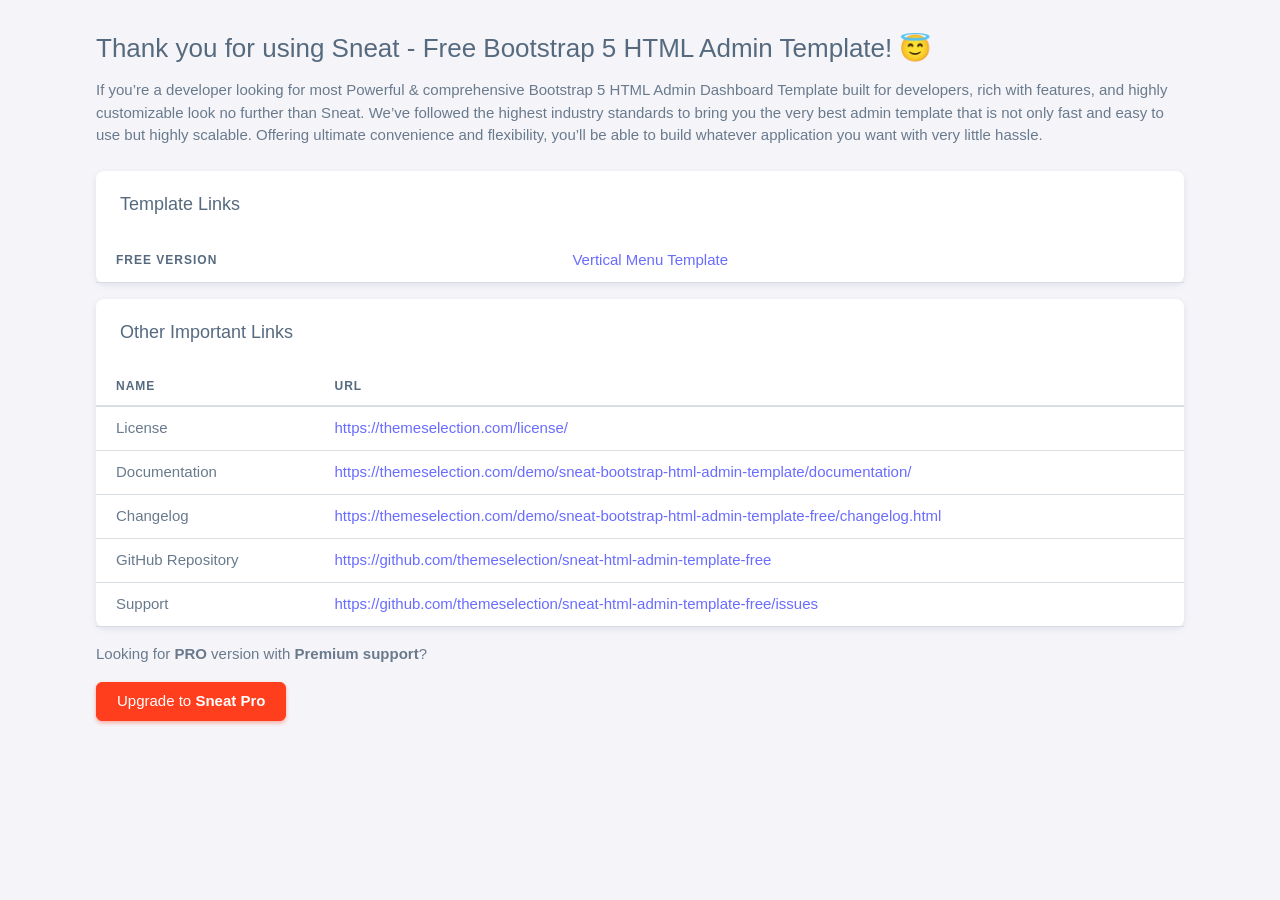
<file: public/assets/index.html>
<!DOCTYPE html>


<html lang="en" class="light-style  customizer-hide" dir="ltr" data-theme="theme-default" data-assets-path="assets/"
  data-template="vertical-menu-template-no-customizer">

<head>
  <meta charset="utf-8" />
  <meta name="viewport"
    content="width=device-width, initial-scale=1.0, user-scalable=no, minimum-scale=1.0, maximum-scale=1.0" />

  <title>Sneat - Free Bootstrap 5 HTML Admin Template</title>

  <meta name="description" content="" />

  <!-- Favicon -->
  <link rel="icon" type="image/x-icon" href="assets/img/favicon/favicon.ico" />

  <!-- Fonts -->
  <link rel="preconnect" href="https://fonts.googleapis.com">
  <link rel="preconnect" href="https://fonts.gstatic.com" crossorigin>
  <link
    href="https://fonts.googleapis.com/css2?family=Open+Sans:ital,wght@0,300;0,400;0,500;0,600;0,700;1,300;1,400;1,500;1,600;1,700&display=swap"
    rel="stylesheet">

  <!-- Core CSS -->
  <link rel="stylesheet" href="assets/vendor/css/core.css" />
  <link rel="stylesheet" href="assets/vendor/css/theme-default.css" />
  <link rel="stylesheet" href="assets/css/demo.css" />
</head>

<body>

  <!-- Content -->
  <div class="container flex-grow-1 container-p-y my-2">
    <h3>Thank you for using Sneat - Free Bootstrap 5 HTML Admin Template! 😇</h3>
    <p>If you’re a developer looking for most Powerful & comprehensive Bootstrap 5 HTML Admin Dashboard Template built
      for developers, rich with features, and highly customizable look no further than Sneat. We’ve followed the highest
      industry standards to bring you the very best admin template that is not only fast and easy to use but highly
      scalable. Offering ultimate convenience and flexibility, you’ll be able to build whatever application you want
      with very little hassle.</p>

    <!-- Examples -->
    <div class="row mt-sm-4 mt-3">
      <div class="col-12 mb-3">
        <div class="card">
          <h5 class="card-header">Template Links</h5>
          <!-- Template Demo Links -->
          <table class="table">
            <tbody>
              <tr>
                <th>Free Version</th>
                <td><a href="html/index.html" target="_blank">Vertical Menu Template</a></td>
              </tr>
            </tbody>
          </table>
          <!--/ Template Demo Links -->
        </div>
      </div>

      <div class="col-12 mb-3">
        <div class="card">

          <h5 class="card-header">Other Important Links</h5>
          <!-- Other Links -->
          <table class="table">
            <thead>
              <tr>
                <th scope="col">Name</th>
                <th scope="col">URL</th>
              </tr>
            </thead>
            <tbody>

              <tr>
                <td>License </td>
                <td>
                  <a href="https://themeselection.com/license/" target="_blank">https://themeselection.com/license/</a>
                </td>
              </tr>

              <tr>
                <td>Documentation</td>
                <td>
                  <a href="https://themeselection.com/demo/sneat-bootstrap-html-admin-template/documentation/"
                    target="_blank">https://themeselection.com/demo/sneat-bootstrap-html-admin-template/documentation/</a>
                </td>
              </tr>

              <tr>
                <td>Changelog</td>
                <td>
                  <a href="https://themeselection.com/demo/sneat-bootstrap-html-admin-template-free/changelog.html"
                    target="_blank">https://themeselection.com/demo/sneat-bootstrap-html-admin-template-free/changelog.html</a>
                </td>
              </tr>


              <tr>
                <td>GitHub Repository</td>
                <td>
                  <a href="https://github.com/themeselection/sneat-html-admin-template-free"
                    target="_blank">https://github.com/themeselection/sneat-html-admin-template-free</a>
                </td>
              </tr>


              <tr>
                <td>Support</td>
                <td>
                  <a href="https://github.com/themeselection/sneat-html-admin-template-free/issues"
                    target="_blank">https://github.com/themeselection/sneat-html-admin-template-free/issues</a>
                </td>
              </tr>

            </tbody>
          </table>
          <!--/ Other Links -->
        </div>
      </div>

      <div class="col-12 mb-3">
        <p>Looking for <strong>PRO</strong> version with <strong>Premium support</strong>?</p>
        <div class="upgrade-to-pro">
          <a href="https://themeselection.com/products/sneat-bootstrap-html-admin-template/" target="_blank"
            class="btn btn-danger">Upgrade to <strong>Sneat Pro</strong></a>
        </div>
      </div>
    </div>
  </div>
  <!-- / Content -->

</body>

</html>
</file>
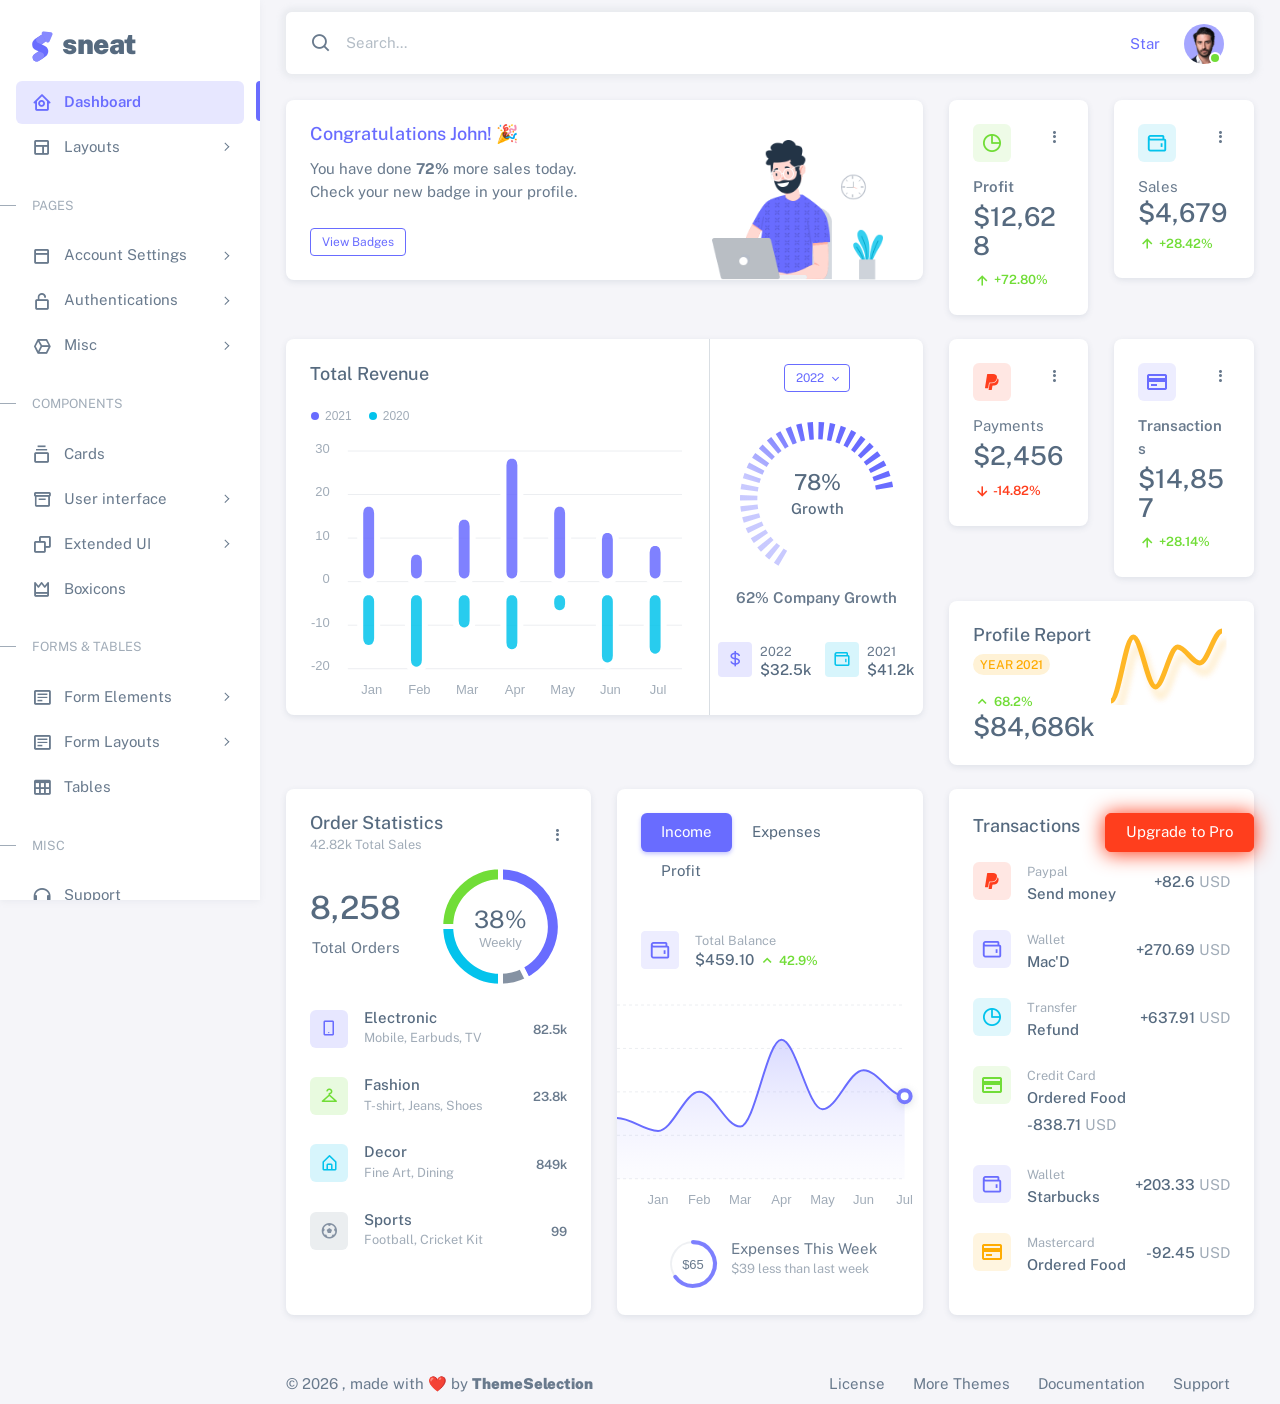
<file: public/assets/html/index.html>
<!DOCTYPE html>

<!-- =========================================================
* Sneat - Bootstrap 5 HTML Admin Template - Pro | v1.0.0
==============================================================

* Product Page: https://themeselection.com/products/sneat-bootstrap-html-admin-template/
* Created by: ThemeSelection
* License: You must have a valid license purchased in order to legally use the theme for your project.
* Copyright ThemeSelection (https://themeselection.com)

=========================================================
 -->
<!-- beautify ignore:start -->
<html
  lang="en"
  class="light-style layout-menu-fixed"
  dir="ltr"
  data-theme="theme-default"
  data-assets-path="../assets/"
  data-template="vertical-menu-template-free"
>
  <head>
    <meta charset="utf-8" />
    <meta
      name="viewport"
      content="width=device-width, initial-scale=1.0, user-scalable=no, minimum-scale=1.0, maximum-scale=1.0"
    />

    <title>Dashboard - Analytics | Sneat - Bootstrap 5 HTML Admin Template - Pro</title>

    <meta name="description" content="" />

    <!-- Favicon -->
    <link rel="icon" type="image/x-icon" href="../assets/img/favicon/favicon.ico" />

    <!-- Fonts -->
    <link rel="preconnect" href="https://fonts.googleapis.com" />
    <link rel="preconnect" href="https://fonts.gstatic.com" crossorigin />
    <link
      href="https://fonts.googleapis.com/css2?family=Public+Sans:ital,wght@0,300;0,400;0,500;0,600;0,700;1,300;1,400;1,500;1,600;1,700&display=swap"
      rel="stylesheet"
    />

    <!-- Icons. Uncomment required icon fonts -->
    <link rel="stylesheet" href="../assets/vendor/fonts/boxicons.css" />

    <!-- Core CSS -->
    <link rel="stylesheet" href="../assets/vendor/css/core.css" class="template-customizer-core-css" />
    <link rel="stylesheet" href="../assets/vendor/css/theme-default.css" class="template-customizer-theme-css" />
    <link rel="stylesheet" href="../assets/css/demo.css" />

    <!-- Vendors CSS -->
    <link rel="stylesheet" href="../assets/vendor/libs/perfect-scrollbar/perfect-scrollbar.css" />

    <link rel="stylesheet" href="../assets/vendor/libs/apex-charts/apex-charts.css" />

    <!-- Page CSS -->

    <!-- Helpers -->
    <script src="../assets/vendor/js/helpers.js"></script>

    <!--! Template customizer & Theme config files MUST be included after core stylesheets and helpers.js in the <head> section -->
    <!--? Config:  Mandatory theme config file contain global vars & default theme options, Set your preferred theme option in this file.  -->
    <script src="../assets/js/config.js"></script>
  </head>

  <body>
    <!-- Layout wrapper -->
    <div class="layout-wrapper layout-content-navbar">
      <div class="layout-container">
        <!-- Menu -->

        <aside id="layout-menu" class="layout-menu menu-vertical menu bg-menu-theme">
          <div class="app-brand demo">
            <a href="index.html" class="app-brand-link">
              <span class="app-brand-logo demo">
                <svg
                  width="25"
                  viewBox="0 0 25 42"
                  version="1.1"
                  xmlns="http://www.w3.org/2000/svg"
                  xmlns:xlink="http://www.w3.org/1999/xlink"
                >
                  <defs>
                    <path
                      d="M13.7918663,0.358365126 L3.39788168,7.44174259 C0.566865006,9.69408886 -0.379795268,12.4788597 0.557900856,15.7960551 C0.68998853,16.2305145 1.09562888,17.7872135 3.12357076,19.2293357 C3.8146334,19.7207684 5.32369333,20.3834223 7.65075054,21.2172976 L7.59773219,21.2525164 L2.63468769,24.5493413 C0.445452254,26.3002124 0.0884951797,28.5083815 1.56381646,31.1738486 C2.83770406,32.8170431 5.20850219,33.2640127 7.09180128,32.5391577 C8.347334,32.0559211 11.4559176,30.0011079 16.4175519,26.3747182 C18.0338572,24.4997857 18.6973423,22.4544883 18.4080071,20.2388261 C17.963753,17.5346866 16.1776345,15.5799961 13.0496516,14.3747546 L10.9194936,13.4715819 L18.6192054,7.984237 L13.7918663,0.358365126 Z"
                      id="path-1"
                    ></path>
                    <path
                      d="M5.47320593,6.00457225 C4.05321814,8.216144 4.36334763,10.0722806 6.40359441,11.5729822 C8.61520715,12.571656 10.0999176,13.2171421 10.8577257,13.5094407 L15.5088241,14.433041 L18.6192054,7.984237 C15.5364148,3.11535317 13.9273018,0.573395879 13.7918663,0.358365126 C13.5790555,0.511491653 10.8061687,2.3935607 5.47320593,6.00457225 Z"
                      id="path-3"
                    ></path>
                    <path
                      d="M7.50063644,21.2294429 L12.3234468,23.3159332 C14.1688022,24.7579751 14.397098,26.4880487 13.008334,28.506154 C11.6195701,30.5242593 10.3099883,31.790241 9.07958868,32.3040991 C5.78142938,33.4346997 4.13234973,34 4.13234973,34 C4.13234973,34 2.75489982,33.0538207 2.37032616e-14,31.1614621 C-0.55822714,27.8186216 -0.55822714,26.0572515 -4.05231404e-15,25.8773518 C0.83734071,25.6075023 2.77988457,22.8248993 3.3049379,22.52991 C3.65497346,22.3332504 5.05353963,21.8997614 7.50063644,21.2294429 Z"
                      id="path-4"
                    ></path>
                    <path
                      d="M20.6,7.13333333 L25.6,13.8 C26.2627417,14.6836556 26.0836556,15.9372583 25.2,16.6 C24.8538077,16.8596443 24.4327404,17 24,17 L14,17 C12.8954305,17 12,16.1045695 12,15 C12,14.5672596 12.1403557,14.1461923 12.4,13.8 L17.4,7.13333333 C18.0627417,6.24967773 19.3163444,6.07059163 20.2,6.73333333 C20.3516113,6.84704183 20.4862915,6.981722 20.6,7.13333333 Z"
                      id="path-5"
                    ></path>
                  </defs>
                  <g id="g-app-brand" stroke="none" stroke-width="1" fill="none" fill-rule="evenodd">
                    <g id="Brand-Logo" transform="translate(-27.000000, -15.000000)">
                      <g id="Icon" transform="translate(27.000000, 15.000000)">
                        <g id="Mask" transform="translate(0.000000, 8.000000)">
                          <mask id="mask-2" fill="white">
                            <use xlink:href="#path-1"></use>
                          </mask>
                          <use fill="#696cff" xlink:href="#path-1"></use>
                          <g id="Path-3" mask="url(#mask-2)">
                            <use fill="#696cff" xlink:href="#path-3"></use>
                            <use fill-opacity="0.2" fill="#FFFFFF" xlink:href="#path-3"></use>
                          </g>
                          <g id="Path-4" mask="url(#mask-2)">
                            <use fill="#696cff" xlink:href="#path-4"></use>
                            <use fill-opacity="0.2" fill="#FFFFFF" xlink:href="#path-4"></use>
                          </g>
                        </g>
                        <g
                          id="Triangle"
                          transform="translate(19.000000, 11.000000) rotate(-300.000000) translate(-19.000000, -11.000000) "
                        >
                          <use fill="#696cff" xlink:href="#path-5"></use>
                          <use fill-opacity="0.2" fill="#FFFFFF" xlink:href="#path-5"></use>
                        </g>
                      </g>
                    </g>
                  </g>
                </svg>
              </span>
              <span class="app-brand-text demo menu-text fw-bolder ms-2">Sneat</span>
            </a>

            <a href="javascript:void(0);" class="layout-menu-toggle menu-link text-large ms-auto d-block d-xl-none">
              <i class="bx bx-chevron-left bx-sm align-middle"></i>
            </a>
          </div>

          <div class="menu-inner-shadow"></div>

          <ul class="menu-inner py-1">
            <!-- Dashboard -->
            <li class="menu-item active">
              <a href="index.html" class="menu-link">
                <i class="menu-icon tf-icons bx bx-home-circle"></i>
                <div data-i18n="Analytics">Dashboard</div>
              </a>
            </li>

            <!-- Layouts -->
            <li class="menu-item">
              <a href="javascript:void(0);" class="menu-link menu-toggle">
                <i class="menu-icon tf-icons bx bx-layout"></i>
                <div data-i18n="Layouts">Layouts</div>
              </a>

              <ul class="menu-sub">
                <li class="menu-item">
                  <a href="layouts-without-menu.html" class="menu-link">
                    <div data-i18n="Without menu">Without menu</div>
                  </a>
                </li>
                <li class="menu-item">
                  <a href="layouts-without-navbar.html" class="menu-link">
                    <div data-i18n="Without navbar">Without navbar</div>
                  </a>
                </li>
                <li class="menu-item">
                  <a href="layouts-container.html" class="menu-link">
                    <div data-i18n="Container">Container</div>
                  </a>
                </li>
                <li class="menu-item">
                  <a href="layouts-fluid.html" class="menu-link">
                    <div data-i18n="Fluid">Fluid</div>
                  </a>
                </li>
                <li class="menu-item">
                  <a href="layouts-blank.html" class="menu-link">
                    <div data-i18n="Blank">Blank</div>
                  </a>
                </li>
              </ul>
            </li>

            <li class="menu-header small text-uppercase">
              <span class="menu-header-text">Pages</span>
            </li>
            <li class="menu-item">
              <a href="javascript:void(0);" class="menu-link menu-toggle">
                <i class="menu-icon tf-icons bx bx-dock-top"></i>
                <div data-i18n="Account Settings">Account Settings</div>
              </a>
              <ul class="menu-sub">
                <li class="menu-item">
                  <a href="pages-account-settings-account.html" class="menu-link">
                    <div data-i18n="Account">Account</div>
                  </a>
                </li>
                <li class="menu-item">
                  <a href="pages-account-settings-notifications.html" class="menu-link">
                    <div data-i18n="Notifications">Notifications</div>
                  </a>
                </li>
                <li class="menu-item">
                  <a href="pages-account-settings-connections.html" class="menu-link">
                    <div data-i18n="Connections">Connections</div>
                  </a>
                </li>
              </ul>
            </li>
            <li class="menu-item">
              <a href="javascript:void(0);" class="menu-link menu-toggle">
                <i class="menu-icon tf-icons bx bx-lock-open-alt"></i>
                <div data-i18n="Authentications">Authentications</div>
              </a>
              <ul class="menu-sub">
                <li class="menu-item">
                  <a href="auth-login-basic.html" class="menu-link" target="_blank">
                    <div data-i18n="Basic">Login</div>
                  </a>
                </li>
                <li class="menu-item">
                  <a href="auth-register-basic.html" class="menu-link" target="_blank">
                    <div data-i18n="Basic">Register</div>
                  </a>
                </li>
                <li class="menu-item">
                  <a href="auth-forgot-password-basic.html" class="menu-link" target="_blank">
                    <div data-i18n="Basic">Forgot Password</div>
                  </a>
                </li>
              </ul>
            </li>
            <li class="menu-item">
              <a href="javascript:void(0);" class="menu-link menu-toggle">
                <i class="menu-icon tf-icons bx bx-cube-alt"></i>
                <div data-i18n="Misc">Misc</div>
              </a>
              <ul class="menu-sub">
                <li class="menu-item">
                  <a href="pages-misc-error.html" class="menu-link">
                    <div data-i18n="Error">Error</div>
                  </a>
                </li>
                <li class="menu-item">
                  <a href="pages-misc-under-maintenance.html" class="menu-link">
                    <div data-i18n="Under Maintenance">Under Maintenance</div>
                  </a>
                </li>
              </ul>
            </li>
            <!-- Components -->
            <li class="menu-header small text-uppercase"><span class="menu-header-text">Components</span></li>
            <!-- Cards -->
            <li class="menu-item">
              <a href="cards-basic.html" class="menu-link">
                <i class="menu-icon tf-icons bx bx-collection"></i>
                <div data-i18n="Basic">Cards</div>
              </a>
            </li>
            <!-- User interface -->
            <li class="menu-item">
              <a href="javascript:void(0)" class="menu-link menu-toggle">
                <i class="menu-icon tf-icons bx bx-box"></i>
                <div data-i18n="User interface">User interface</div>
              </a>
              <ul class="menu-sub">
                <li class="menu-item">
                  <a href="ui-accordion.html" class="menu-link">
                    <div data-i18n="Accordion">Accordion</div>
                  </a>
                </li>
                <li class="menu-item">
                  <a href="ui-alerts.html" class="menu-link">
                    <div data-i18n="Alerts">Alerts</div>
                  </a>
                </li>
                <li class="menu-item">
                  <a href="ui-badges.html" class="menu-link">
                    <div data-i18n="Badges">Badges</div>
                  </a>
                </li>
                <li class="menu-item">
                  <a href="ui-buttons.html" class="menu-link">
                    <div data-i18n="Buttons">Buttons</div>
                  </a>
                </li>
                <li class="menu-item">
                  <a href="ui-carousel.html" class="menu-link">
                    <div data-i18n="Carousel">Carousel</div>
                  </a>
                </li>
                <li class="menu-item">
                  <a href="ui-collapse.html" class="menu-link">
                    <div data-i18n="Collapse">Collapse</div>
                  </a>
                </li>
                <li class="menu-item">
                  <a href="ui-dropdowns.html" class="menu-link">
                    <div data-i18n="Dropdowns">Dropdowns</div>
                  </a>
                </li>
                <li class="menu-item">
                  <a href="ui-footer.html" class="menu-link">
                    <div data-i18n="Footer">Footer</div>
                  </a>
                </li>
                <li class="menu-item">
                  <a href="ui-list-groups.html" class="menu-link">
                    <div data-i18n="List Groups">List groups</div>
                  </a>
                </li>
                <li class="menu-item">
                  <a href="ui-modals.html" class="menu-link">
                    <div data-i18n="Modals">Modals</div>
                  </a>
                </li>
                <li class="menu-item">
                  <a href="ui-navbar.html" class="menu-link">
                    <div data-i18n="Navbar">Navbar</div>
                  </a>
                </li>
                <li class="menu-item">
                  <a href="ui-offcanvas.html" class="menu-link">
                    <div data-i18n="Offcanvas">Offcanvas</div>
                  </a>
                </li>
                <li class="menu-item">
                  <a href="ui-pagination-breadcrumbs.html" class="menu-link">
                    <div data-i18n="Pagination &amp; Breadcrumbs">Pagination &amp; Breadcrumbs</div>
                  </a>
                </li>
                <li class="menu-item">
                  <a href="ui-progress.html" class="menu-link">
                    <div data-i18n="Progress">Progress</div>
                  </a>
                </li>
                <li class="menu-item">
                  <a href="ui-spinners.html" class="menu-link">
                    <div data-i18n="Spinners">Spinners</div>
                  </a>
                </li>
                <li class="menu-item">
                  <a href="ui-tabs-pills.html" class="menu-link">
                    <div data-i18n="Tabs &amp; Pills">Tabs &amp; Pills</div>
                  </a>
                </li>
                <li class="menu-item">
                  <a href="ui-toasts.html" class="menu-link">
                    <div data-i18n="Toasts">Toasts</div>
                  </a>
                </li>
                <li class="menu-item">
                  <a href="ui-tooltips-popovers.html" class="menu-link">
                    <div data-i18n="Tooltips & Popovers">Tooltips &amp; popovers</div>
                  </a>
                </li>
                <li class="menu-item">
                  <a href="ui-typography.html" class="menu-link">
                    <div data-i18n="Typography">Typography</div>
                  </a>
                </li>
              </ul>
            </li>

            <!-- Extended components -->
            <li class="menu-item">
              <a href="javascript:void(0)" class="menu-link menu-toggle">
                <i class="menu-icon tf-icons bx bx-copy"></i>
                <div data-i18n="Extended UI">Extended UI</div>
              </a>
              <ul class="menu-sub">
                <li class="menu-item">
                  <a href="extended-ui-perfect-scrollbar.html" class="menu-link">
                    <div data-i18n="Perfect Scrollbar">Perfect scrollbar</div>
                  </a>
                </li>
                <li class="menu-item">
                  <a href="extended-ui-text-divider.html" class="menu-link">
                    <div data-i18n="Text Divider">Text Divider</div>
                  </a>
                </li>
              </ul>
            </li>

            <li class="menu-item">
              <a href="icons-boxicons.html" class="menu-link">
                <i class="menu-icon tf-icons bx bx-crown"></i>
                <div data-i18n="Boxicons">Boxicons</div>
              </a>
            </li>

            <!-- Forms & Tables -->
            <li class="menu-header small text-uppercase"><span class="menu-header-text">Forms &amp; Tables</span></li>
            <!-- Forms -->
            <li class="menu-item">
              <a href="javascript:void(0);" class="menu-link menu-toggle">
                <i class="menu-icon tf-icons bx bx-detail"></i>
                <div data-i18n="Form Elements">Form Elements</div>
              </a>
              <ul class="menu-sub">
                <li class="menu-item">
                  <a href="forms-basic-inputs.html" class="menu-link">
                    <div data-i18n="Basic Inputs">Basic Inputs</div>
                  </a>
                </li>
                <li class="menu-item">
                  <a href="forms-input-groups.html" class="menu-link">
                    <div data-i18n="Input groups">Input groups</div>
                  </a>
                </li>
              </ul>
            </li>
            <li class="menu-item">
              <a href="javascript:void(0);" class="menu-link menu-toggle">
                <i class="menu-icon tf-icons bx bx-detail"></i>
                <div data-i18n="Form Layouts">Form Layouts</div>
              </a>
              <ul class="menu-sub">
                <li class="menu-item">
                  <a href="form-layouts-vertical.html" class="menu-link">
                    <div data-i18n="Vertical Form">Vertical Form</div>
                  </a>
                </li>
                <li class="menu-item">
                  <a href="form-layouts-horizontal.html" class="menu-link">
                    <div data-i18n="Horizontal Form">Horizontal Form</div>
                  </a>
                </li>
              </ul>
            </li>
            <!-- Tables -->
            <li class="menu-item">
              <a href="tables-basic.html" class="menu-link">
                <i class="menu-icon tf-icons bx bx-table"></i>
                <div data-i18n="Tables">Tables</div>
              </a>
            </li>
            <!-- Misc -->
            <li class="menu-header small text-uppercase"><span class="menu-header-text">Misc</span></li>
            <li class="menu-item">
              <a
                href="https://github.com/themeselection/sneat-html-admin-template-free/issues"
                target="_blank"
                class="menu-link"
              >
                <i class="menu-icon tf-icons bx bx-support"></i>
                <div data-i18n="Support">Support</div>
              </a>
            </li>
            <li class="menu-item">
              <a
                href="https://themeselection.com/demo/sneat-bootstrap-html-admin-template/documentation/"
                target="_blank"
                class="menu-link"
              >
                <i class="menu-icon tf-icons bx bx-file"></i>
                <div data-i18n="Documentation">Documentation</div>
              </a>
            </li>
          </ul>
        </aside>
        <!-- / Menu -->

        <!-- Layout container -->
        <div class="layout-page">
          <!-- Navbar -->

          <nav
            class="layout-navbar container-xxl navbar navbar-expand-xl navbar-detached align-items-center bg-navbar-theme"
            id="layout-navbar"
          >
            <div class="layout-menu-toggle navbar-nav align-items-xl-center me-3 me-xl-0 d-xl-none">
              <a class="nav-item nav-link px-0 me-xl-4" href="javascript:void(0)">
                <i class="bx bx-menu bx-sm"></i>
              </a>
            </div>

            <div class="navbar-nav-right d-flex align-items-center" id="navbar-collapse">
              <!-- Search -->
              <div class="navbar-nav align-items-center">
                <div class="nav-item d-flex align-items-center">
                  <i class="bx bx-search fs-4 lh-0"></i>
                  <input
                    type="text"
                    class="form-control border-0 shadow-none"
                    placeholder="Search..."
                    aria-label="Search..."
                  />
                </div>
              </div>
              <!-- /Search -->

              <ul class="navbar-nav flex-row align-items-center ms-auto">
                <!-- Place this tag where you want the button to render. -->
                <li class="nav-item lh-1 me-3">
                  <a
                    class="github-button"
                    href="https://github.com/themeselection/sneat-html-admin-template-free"
                    data-icon="octicon-star"
                    data-size="large"
                    data-show-count="true"
                    aria-label="Star themeselection/sneat-html-admin-template-free on GitHub"
                    >Star</a
                  >
                </li>

                <!-- User -->
                <li class="nav-item navbar-dropdown dropdown-user dropdown">
                  <a class="nav-link dropdown-toggle hide-arrow" href="javascript:void(0);" data-bs-toggle="dropdown">
                    <div class="avatar avatar-online">
                      <img src="../assets/img/avatars/1.png" alt class="w-px-40 h-auto rounded-circle" />
                    </div>
                  </a>
                  <ul class="dropdown-menu dropdown-menu-end">
                    <li>
                      <a class="dropdown-item" href="#">
                        <div class="d-flex">
                          <div class="flex-shrink-0 me-3">
                            <div class="avatar avatar-online">
                              <img src="../assets/img/avatars/1.png" alt class="w-px-40 h-auto rounded-circle" />
                            </div>
                          </div>
                          <div class="flex-grow-1">
                            <span class="fw-semibold d-block">John Doe</span>
                            <small class="text-muted">Admin</small>
                          </div>
                        </div>
                      </a>
                    </li>
                    <li>
                      <div class="dropdown-divider"></div>
                    </li>
                    <li>
                      <a class="dropdown-item" href="#">
                        <i class="bx bx-user me-2"></i>
                        <span class="align-middle">My Profile</span>
                      </a>
                    </li>
                    <li>
                      <a class="dropdown-item" href="#">
                        <i class="bx bx-cog me-2"></i>
                        <span class="align-middle">Settings</span>
                      </a>
                    </li>
                    <li>
                      <a class="dropdown-item" href="#">
                        <span class="d-flex align-items-center align-middle">
                          <i class="flex-shrink-0 bx bx-credit-card me-2"></i>
                          <span class="flex-grow-1 align-middle">Billing</span>
                          <span class="flex-shrink-0 badge badge-center rounded-pill bg-danger w-px-20 h-px-20">4</span>
                        </span>
                      </a>
                    </li>
                    <li>
                      <div class="dropdown-divider"></div>
                    </li>
                    <li>
                      <a class="dropdown-item" href="auth-login-basic.html">
                        <i class="bx bx-power-off me-2"></i>
                        <span class="align-middle">Log Out</span>
                      </a>
                    </li>
                  </ul>
                </li>
                <!--/ User -->
              </ul>
            </div>
          </nav>

          <!-- / Navbar -->

          <!-- Content wrapper -->
          <div class="content-wrapper">
            <!-- Content -->

            <div class="container-xxl flex-grow-1 container-p-y">
              <div class="row">
                <div class="col-lg-8 mb-4 order-0">
                  <div class="card">
                    <div class="d-flex align-items-end row">
                      <div class="col-sm-7">
                        <div class="card-body">
                          <h5 class="card-title text-primary">Congratulations John! 🎉</h5>
                          <p class="mb-4">
                            You have done <span class="fw-bold">72%</span> more sales today. Check your new badge in
                            your profile.
                          </p>

                          <a href="javascript:;" class="btn btn-sm btn-outline-primary">View Badges</a>
                        </div>
                      </div>
                      <div class="col-sm-5 text-center text-sm-left">
                        <div class="card-body pb-0 px-0 px-md-4">
                          <img
                            src="../assets/img/illustrations/man-with-laptop-light.png"
                            height="140"
                            alt="View Badge User"
                            data-app-dark-img="illustrations/man-with-laptop-dark.png"
                            data-app-light-img="illustrations/man-with-laptop-light.png"
                          />
                        </div>
                      </div>
                    </div>
                  </div>
                </div>
                <div class="col-lg-4 col-md-4 order-1">
                  <div class="row">
                    <div class="col-lg-6 col-md-12 col-6 mb-4">
                      <div class="card">
                        <div class="card-body">
                          <div class="card-title d-flex align-items-start justify-content-between">
                            <div class="avatar flex-shrink-0">
                              <img
                                src="../assets/img/icons/unicons/chart-success.png"
                                alt="chart success"
                                class="rounded"
                              />
                            </div>
                            <div class="dropdown">
                              <button
                                class="btn p-0"
                                type="button"
                                id="cardOpt3"
                                data-bs-toggle="dropdown"
                                aria-haspopup="true"
                                aria-expanded="false"
                              >
                                <i class="bx bx-dots-vertical-rounded"></i>
                              </button>
                              <div class="dropdown-menu dropdown-menu-end" aria-labelledby="cardOpt3">
                                <a class="dropdown-item" href="javascript:void(0);">View More</a>
                                <a class="dropdown-item" href="javascript:void(0);">Delete</a>
                              </div>
                            </div>
                          </div>
                          <span class="fw-semibold d-block mb-1">Profit</span>
                          <h3 class="card-title mb-2">$12,628</h3>
                          <small class="text-success fw-semibold"><i class="bx bx-up-arrow-alt"></i> +72.80%</small>
                        </div>
                      </div>
                    </div>
                    <div class="col-lg-6 col-md-12 col-6 mb-4">
                      <div class="card">
                        <div class="card-body">
                          <div class="card-title d-flex align-items-start justify-content-between">
                            <div class="avatar flex-shrink-0">
                              <img
                                src="../assets/img/icons/unicons/wallet-info.png"
                                alt="Credit Card"
                                class="rounded"
                              />
                            </div>
                            <div class="dropdown">
                              <button
                                class="btn p-0"
                                type="button"
                                id="cardOpt6"
                                data-bs-toggle="dropdown"
                                aria-haspopup="true"
                                aria-expanded="false"
                              >
                                <i class="bx bx-dots-vertical-rounded"></i>
                              </button>
                              <div class="dropdown-menu dropdown-menu-end" aria-labelledby="cardOpt6">
                                <a class="dropdown-item" href="javascript:void(0);">View More</a>
                                <a class="dropdown-item" href="javascript:void(0);">Delete</a>
                              </div>
                            </div>
                          </div>
                          <span>Sales</span>
                          <h3 class="card-title text-nowrap mb-1">$4,679</h3>
                          <small class="text-success fw-semibold"><i class="bx bx-up-arrow-alt"></i> +28.42%</small>
                        </div>
                      </div>
                    </div>
                  </div>
                </div>
                <!-- Total Revenue -->
                <div class="col-12 col-lg-8 order-2 order-md-3 order-lg-2 mb-4">
                  <div class="card">
                    <div class="row row-bordered g-0">
                      <div class="col-md-8">
                        <h5 class="card-header m-0 me-2 pb-3">Total Revenue</h5>
                        <div id="totalRevenueChart" class="px-2"></div>
                      </div>
                      <div class="col-md-4">
                        <div class="card-body">
                          <div class="text-center">
                            <div class="dropdown">
                              <button
                                class="btn btn-sm btn-outline-primary dropdown-toggle"
                                type="button"
                                id="growthReportId"
                                data-bs-toggle="dropdown"
                                aria-haspopup="true"
                                aria-expanded="false"
                              >
                                2022
                              </button>
                              <div class="dropdown-menu dropdown-menu-end" aria-labelledby="growthReportId">
                                <a class="dropdown-item" href="javascript:void(0);">2021</a>
                                <a class="dropdown-item" href="javascript:void(0);">2020</a>
                                <a class="dropdown-item" href="javascript:void(0);">2019</a>
                              </div>
                            </div>
                          </div>
                        </div>
                        <div id="growthChart"></div>
                        <div class="text-center fw-semibold pt-3 mb-2">62% Company Growth</div>

                        <div class="d-flex px-xxl-4 px-lg-2 p-4 gap-xxl-3 gap-lg-1 gap-3 justify-content-between">
                          <div class="d-flex">
                            <div class="me-2">
                              <span class="badge bg-label-primary p-2"><i class="bx bx-dollar text-primary"></i></span>
                            </div>
                            <div class="d-flex flex-column">
                              <small>2022</small>
                              <h6 class="mb-0">$32.5k</h6>
                            </div>
                          </div>
                          <div class="d-flex">
                            <div class="me-2">
                              <span class="badge bg-label-info p-2"><i class="bx bx-wallet text-info"></i></span>
                            </div>
                            <div class="d-flex flex-column">
                              <small>2021</small>
                              <h6 class="mb-0">$41.2k</h6>
                            </div>
                          </div>
                        </div>
                      </div>
                    </div>
                  </div>
                </div>
                <!--/ Total Revenue -->
                <div class="col-12 col-md-8 col-lg-4 order-3 order-md-2">
                  <div class="row">
                    <div class="col-6 mb-4">
                      <div class="card">
                        <div class="card-body">
                          <div class="card-title d-flex align-items-start justify-content-between">
                            <div class="avatar flex-shrink-0">
                              <img src="../assets/img/icons/unicons/paypal.png" alt="Credit Card" class="rounded" />
                            </div>
                            <div class="dropdown">
                              <button
                                class="btn p-0"
                                type="button"
                                id="cardOpt4"
                                data-bs-toggle="dropdown"
                                aria-haspopup="true"
                                aria-expanded="false"
                              >
                                <i class="bx bx-dots-vertical-rounded"></i>
                              </button>
                              <div class="dropdown-menu dropdown-menu-end" aria-labelledby="cardOpt4">
                                <a class="dropdown-item" href="javascript:void(0);">View More</a>
                                <a class="dropdown-item" href="javascript:void(0);">Delete</a>
                              </div>
                            </div>
                          </div>
                          <span class="d-block mb-1">Payments</span>
                          <h3 class="card-title text-nowrap mb-2">$2,456</h3>
                          <small class="text-danger fw-semibold"><i class="bx bx-down-arrow-alt"></i> -14.82%</small>
                        </div>
                      </div>
                    </div>
                    <div class="col-6 mb-4">
                      <div class="card">
                        <div class="card-body">
                          <div class="card-title d-flex align-items-start justify-content-between">
                            <div class="avatar flex-shrink-0">
                              <img src="../assets/img/icons/unicons/cc-primary.png" alt="Credit Card" class="rounded" />
                            </div>
                            <div class="dropdown">
                              <button
                                class="btn p-0"
                                type="button"
                                id="cardOpt1"
                                data-bs-toggle="dropdown"
                                aria-haspopup="true"
                                aria-expanded="false"
                              >
                                <i class="bx bx-dots-vertical-rounded"></i>
                              </button>
                              <div class="dropdown-menu" aria-labelledby="cardOpt1">
                                <a class="dropdown-item" href="javascript:void(0);">View More</a>
                                <a class="dropdown-item" href="javascript:void(0);">Delete</a>
                              </div>
                            </div>
                          </div>
                          <span class="fw-semibold d-block mb-1">Transactions</span>
                          <h3 class="card-title mb-2">$14,857</h3>
                          <small class="text-success fw-semibold"><i class="bx bx-up-arrow-alt"></i> +28.14%</small>
                        </div>
                      </div>
                    </div>
                    <!-- </div>
    <div class="row"> -->
                    <div class="col-12 mb-4">
                      <div class="card">
                        <div class="card-body">
                          <div class="d-flex justify-content-between flex-sm-row flex-column gap-3">
                            <div class="d-flex flex-sm-column flex-row align-items-start justify-content-between">
                              <div class="card-title">
                                <h5 class="text-nowrap mb-2">Profile Report</h5>
                                <span class="badge bg-label-warning rounded-pill">Year 2021</span>
                              </div>
                              <div class="mt-sm-auto">
                                <small class="text-success text-nowrap fw-semibold"
                                  ><i class="bx bx-chevron-up"></i> 68.2%</small
                                >
                                <h3 class="mb-0">$84,686k</h3>
                              </div>
                            </div>
                            <div id="profileReportChart"></div>
                          </div>
                        </div>
                      </div>
                    </div>
                  </div>
                </div>
              </div>
              <div class="row">
                <!-- Order Statistics -->
                <div class="col-md-6 col-lg-4 col-xl-4 order-0 mb-4">
                  <div class="card h-100">
                    <div class="card-header d-flex align-items-center justify-content-between pb-0">
                      <div class="card-title mb-0">
                        <h5 class="m-0 me-2">Order Statistics</h5>
                        <small class="text-muted">42.82k Total Sales</small>
                      </div>
                      <div class="dropdown">
                        <button
                          class="btn p-0"
                          type="button"
                          id="orederStatistics"
                          data-bs-toggle="dropdown"
                          aria-haspopup="true"
                          aria-expanded="false"
                        >
                          <i class="bx bx-dots-vertical-rounded"></i>
                        </button>
                        <div class="dropdown-menu dropdown-menu-end" aria-labelledby="orederStatistics">
                          <a class="dropdown-item" href="javascript:void(0);">Select All</a>
                          <a class="dropdown-item" href="javascript:void(0);">Refresh</a>
                          <a class="dropdown-item" href="javascript:void(0);">Share</a>
                        </div>
                      </div>
                    </div>
                    <div class="card-body">
                      <div class="d-flex justify-content-between align-items-center mb-3">
                        <div class="d-flex flex-column align-items-center gap-1">
                          <h2 class="mb-2">8,258</h2>
                          <span>Total Orders</span>
                        </div>
                        <div id="orderStatisticsChart"></div>
                      </div>
                      <ul class="p-0 m-0">
                        <li class="d-flex mb-4 pb-1">
                          <div class="avatar flex-shrink-0 me-3">
                            <span class="avatar-initial rounded bg-label-primary"
                              ><i class="bx bx-mobile-alt"></i
                            ></span>
                          </div>
                          <div class="d-flex w-100 flex-wrap align-items-center justify-content-between gap-2">
                            <div class="me-2">
                              <h6 class="mb-0">Electronic</h6>
                              <small class="text-muted">Mobile, Earbuds, TV</small>
                            </div>
                            <div class="user-progress">
                              <small class="fw-semibold">82.5k</small>
                            </div>
                          </div>
                        </li>
                        <li class="d-flex mb-4 pb-1">
                          <div class="avatar flex-shrink-0 me-3">
                            <span class="avatar-initial rounded bg-label-success"><i class="bx bx-closet"></i></span>
                          </div>
                          <div class="d-flex w-100 flex-wrap align-items-center justify-content-between gap-2">
                            <div class="me-2">
                              <h6 class="mb-0">Fashion</h6>
                              <small class="text-muted">T-shirt, Jeans, Shoes</small>
                            </div>
                            <div class="user-progress">
                              <small class="fw-semibold">23.8k</small>
                            </div>
                          </div>
                        </li>
                        <li class="d-flex mb-4 pb-1">
                          <div class="avatar flex-shrink-0 me-3">
                            <span class="avatar-initial rounded bg-label-info"><i class="bx bx-home-alt"></i></span>
                          </div>
                          <div class="d-flex w-100 flex-wrap align-items-center justify-content-between gap-2">
                            <div class="me-2">
                              <h6 class="mb-0">Decor</h6>
                              <small class="text-muted">Fine Art, Dining</small>
                            </div>
                            <div class="user-progress">
                              <small class="fw-semibold">849k</small>
                            </div>
                          </div>
                        </li>
                        <li class="d-flex">
                          <div class="avatar flex-shrink-0 me-3">
                            <span class="avatar-initial rounded bg-label-secondary"
                              ><i class="bx bx-football"></i
                            ></span>
                          </div>
                          <div class="d-flex w-100 flex-wrap align-items-center justify-content-between gap-2">
                            <div class="me-2">
                              <h6 class="mb-0">Sports</h6>
                              <small class="text-muted">Football, Cricket Kit</small>
                            </div>
                            <div class="user-progress">
                              <small class="fw-semibold">99</small>
                            </div>
                          </div>
                        </li>
                      </ul>
                    </div>
                  </div>
                </div>
                <!--/ Order Statistics -->

                <!-- Expense Overview -->
                <div class="col-md-6 col-lg-4 order-1 mb-4">
                  <div class="card h-100">
                    <div class="card-header">
                      <ul class="nav nav-pills" role="tablist">
                        <li class="nav-item">
                          <button
                            type="button"
                            class="nav-link active"
                            role="tab"
                            data-bs-toggle="tab"
                            data-bs-target="#navs-tabs-line-card-income"
                            aria-controls="navs-tabs-line-card-income"
                            aria-selected="true"
                          >
                            Income
                          </button>
                        </li>
                        <li class="nav-item">
                          <button type="button" class="nav-link" role="tab">Expenses</button>
                        </li>
                        <li class="nav-item">
                          <button type="button" class="nav-link" role="tab">Profit</button>
                        </li>
                      </ul>
                    </div>
                    <div class="card-body px-0">
                      <div class="tab-content p-0">
                        <div class="tab-pane fade show active" id="navs-tabs-line-card-income" role="tabpanel">
                          <div class="d-flex p-4 pt-3">
                            <div class="avatar flex-shrink-0 me-3">
                              <img src="../assets/img/icons/unicons/wallet.png" alt="User" />
                            </div>
                            <div>
                              <small class="text-muted d-block">Total Balance</small>
                              <div class="d-flex align-items-center">
                                <h6 class="mb-0 me-1">$459.10</h6>
                                <small class="text-success fw-semibold">
                                  <i class="bx bx-chevron-up"></i>
                                  42.9%
                                </small>
                              </div>
                            </div>
                          </div>
                          <div id="incomeChart"></div>
                          <div class="d-flex justify-content-center pt-4 gap-2">
                            <div class="flex-shrink-0">
                              <div id="expensesOfWeek"></div>
                            </div>
                            <div>
                              <p class="mb-n1 mt-1">Expenses This Week</p>
                              <small class="text-muted">$39 less than last week</small>
                            </div>
                          </div>
                        </div>
                      </div>
                    </div>
                  </div>
                </div>
                <!--/ Expense Overview -->

                <!-- Transactions -->
                <div class="col-md-6 col-lg-4 order-2 mb-4">
                  <div class="card h-100">
                    <div class="card-header d-flex align-items-center justify-content-between">
                      <h5 class="card-title m-0 me-2">Transactions</h5>
                      <div class="dropdown">
                        <button
                          class="btn p-0"
                          type="button"
                          id="transactionID"
                          data-bs-toggle="dropdown"
                          aria-haspopup="true"
                          aria-expanded="false"
                        >
                          <i class="bx bx-dots-vertical-rounded"></i>
                        </button>
                        <div class="dropdown-menu dropdown-menu-end" aria-labelledby="transactionID">
                          <a class="dropdown-item" href="javascript:void(0);">Last 28 Days</a>
                          <a class="dropdown-item" href="javascript:void(0);">Last Month</a>
                          <a class="dropdown-item" href="javascript:void(0);">Last Year</a>
                        </div>
                      </div>
                    </div>
                    <div class="card-body">
                      <ul class="p-0 m-0">
                        <li class="d-flex mb-4 pb-1">
                          <div class="avatar flex-shrink-0 me-3">
                            <img src="../assets/img/icons/unicons/paypal.png" alt="User" class="rounded" />
                          </div>
                          <div class="d-flex w-100 flex-wrap align-items-center justify-content-between gap-2">
                            <div class="me-2">
                              <small class="text-muted d-block mb-1">Paypal</small>
                              <h6 class="mb-0">Send money</h6>
                            </div>
                            <div class="user-progress d-flex align-items-center gap-1">
                              <h6 class="mb-0">+82.6</h6>
                              <span class="text-muted">USD</span>
                            </div>
                          </div>
                        </li>
                        <li class="d-flex mb-4 pb-1">
                          <div class="avatar flex-shrink-0 me-3">
                            <img src="../assets/img/icons/unicons/wallet.png" alt="User" class="rounded" />
                          </div>
                          <div class="d-flex w-100 flex-wrap align-items-center justify-content-between gap-2">
                            <div class="me-2">
                              <small class="text-muted d-block mb-1">Wallet</small>
                              <h6 class="mb-0">Mac'D</h6>
                            </div>
                            <div class="user-progress d-flex align-items-center gap-1">
                              <h6 class="mb-0">+270.69</h6>
                              <span class="text-muted">USD</span>
                            </div>
                          </div>
                        </li>
                        <li class="d-flex mb-4 pb-1">
                          <div class="avatar flex-shrink-0 me-3">
                            <img src="../assets/img/icons/unicons/chart.png" alt="User" class="rounded" />
                          </div>
                          <div class="d-flex w-100 flex-wrap align-items-center justify-content-between gap-2">
                            <div class="me-2">
                              <small class="text-muted d-block mb-1">Transfer</small>
                              <h6 class="mb-0">Refund</h6>
                            </div>
                            <div class="user-progress d-flex align-items-center gap-1">
                              <h6 class="mb-0">+637.91</h6>
                              <span class="text-muted">USD</span>
                            </div>
                          </div>
                        </li>
                        <li class="d-flex mb-4 pb-1">
                          <div class="avatar flex-shrink-0 me-3">
                            <img src="../assets/img/icons/unicons/cc-success.png" alt="User" class="rounded" />
                          </div>
                          <div class="d-flex w-100 flex-wrap align-items-center justify-content-between gap-2">
                            <div class="me-2">
                              <small class="text-muted d-block mb-1">Credit Card</small>
                              <h6 class="mb-0">Ordered Food</h6>
                            </div>
                            <div class="user-progress d-flex align-items-center gap-1">
                              <h6 class="mb-0">-838.71</h6>
                              <span class="text-muted">USD</span>
                            </div>
                          </div>
                        </li>
                        <li class="d-flex mb-4 pb-1">
                          <div class="avatar flex-shrink-0 me-3">
                            <img src="../assets/img/icons/unicons/wallet.png" alt="User" class="rounded" />
                          </div>
                          <div class="d-flex w-100 flex-wrap align-items-center justify-content-between gap-2">
                            <div class="me-2">
                              <small class="text-muted d-block mb-1">Wallet</small>
                              <h6 class="mb-0">Starbucks</h6>
                            </div>
                            <div class="user-progress d-flex align-items-center gap-1">
                              <h6 class="mb-0">+203.33</h6>
                              <span class="text-muted">USD</span>
                            </div>
                          </div>
                        </li>
                        <li class="d-flex">
                          <div class="avatar flex-shrink-0 me-3">
                            <img src="../assets/img/icons/unicons/cc-warning.png" alt="User" class="rounded" />
                          </div>
                          <div class="d-flex w-100 flex-wrap align-items-center justify-content-between gap-2">
                            <div class="me-2">
                              <small class="text-muted d-block mb-1">Mastercard</small>
                              <h6 class="mb-0">Ordered Food</h6>
                            </div>
                            <div class="user-progress d-flex align-items-center gap-1">
                              <h6 class="mb-0">-92.45</h6>
                              <span class="text-muted">USD</span>
                            </div>
                          </div>
                        </li>
                      </ul>
                    </div>
                  </div>
                </div>
                <!--/ Transactions -->
              </div>
            </div>
            <!-- / Content -->

            <!-- Footer -->
            <footer class="content-footer footer bg-footer-theme">
              <div class="container-xxl d-flex flex-wrap justify-content-between py-2 flex-md-row flex-column">
                <div class="mb-2 mb-md-0">
                  ©
                  <script>
                    document.write(new Date().getFullYear());
                  </script>
                  , made with ❤️ by
                  <a href="https://themeselection.com" target="_blank" class="footer-link fw-bolder">ThemeSelection</a>
                </div>
                <div>
                  <a href="https://themeselection.com/license/" class="footer-link me-4" target="_blank">License</a>
                  <a href="https://themeselection.com/" target="_blank" class="footer-link me-4">More Themes</a>

                  <a
                    href="https://themeselection.com/demo/sneat-bootstrap-html-admin-template/documentation/"
                    target="_blank"
                    class="footer-link me-4"
                    >Documentation</a
                  >

                  <a
                    href="https://github.com/themeselection/sneat-html-admin-template-free/issues"
                    target="_blank"
                    class="footer-link me-4"
                    >Support</a
                  >
                </div>
              </div>
            </footer>
            <!-- / Footer -->

            <div class="content-backdrop fade"></div>
          </div>
          <!-- Content wrapper -->
        </div>
        <!-- / Layout page -->
      </div>

      <!-- Overlay -->
      <div class="layout-overlay layout-menu-toggle"></div>
    </div>
    <!-- / Layout wrapper -->

    <div class="buy-now">
      <a
        href="https://themeselection.com/products/sneat-bootstrap-html-admin-template/"
        target="_blank"
        class="btn btn-danger btn-buy-now"
        >Upgrade to Pro</a
      >
    </div>

    <!-- Core JS -->
    <!-- build:js assets/vendor/js/core.js -->
    <script src="../assets/vendor/libs/jquery/jquery.js"></script>
    <script src="../assets/vendor/libs/popper/popper.js"></script>
    <script src="../assets/vendor/js/bootstrap.js"></script>
    <script src="../assets/vendor/libs/perfect-scrollbar/perfect-scrollbar.js"></script>

    <script src="../assets/vendor/js/menu.js"></script>
    <!-- endbuild -->

    <!-- Vendors JS -->
    <script src="../assets/vendor/libs/apex-charts/apexcharts.js"></script>

    <!-- Main JS -->
    <script src="../assets/js/main.js"></script>

    <!-- Page JS -->
    <script src="../assets/js/dashboards-analytics.js"></script>

    <!-- Place this tag in your head or just before your close body tag. -->
    <script async defer src="https://buttons.github.io/buttons.js"></script>
  </body>
</html>
</file>
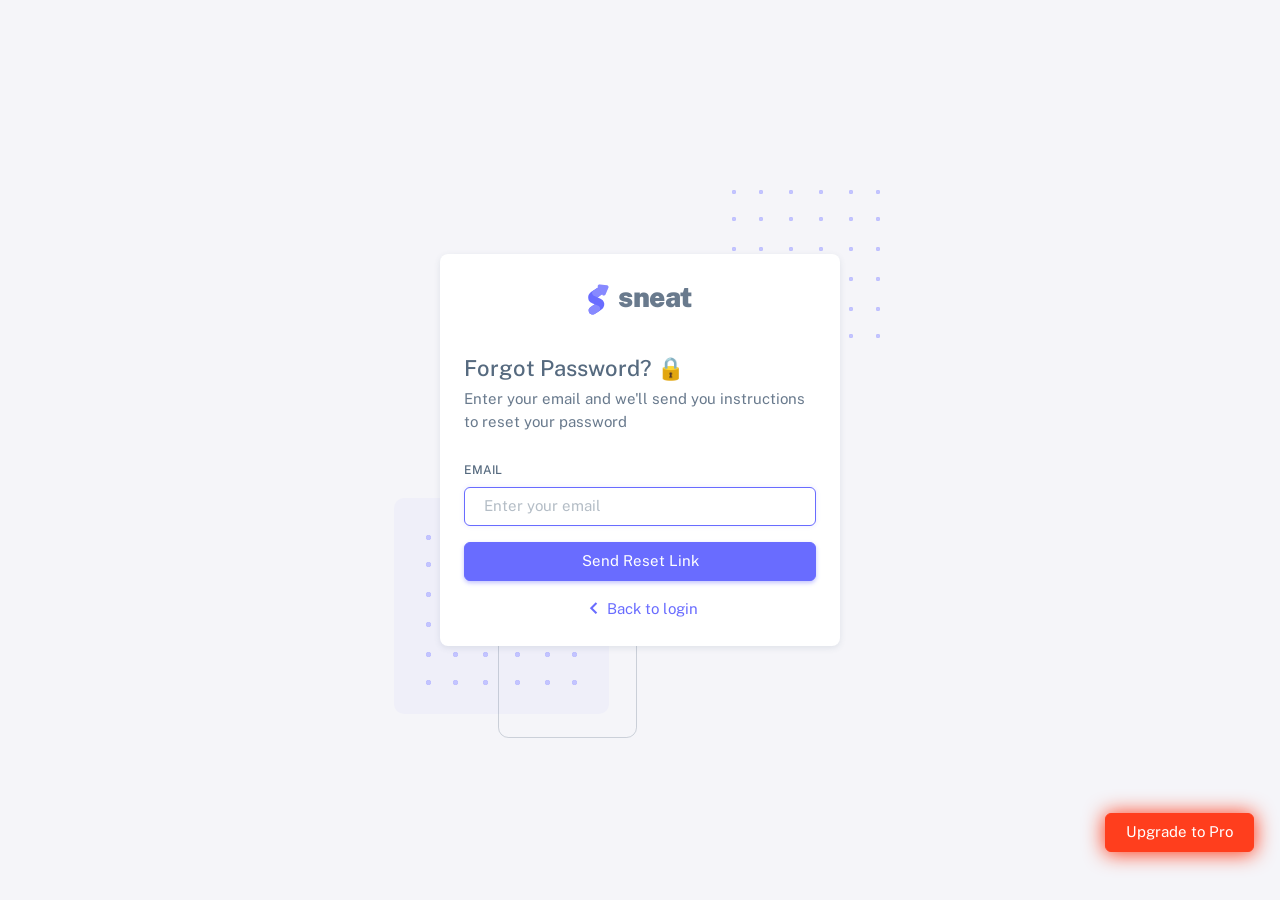
<file: public/assets/html/auth-forgot-password-basic.html>
<!DOCTYPE html>

<!-- =========================================================
* Sneat - Bootstrap 5 HTML Admin Template - Pro | v1.0.0
==============================================================

* Product Page: https://themeselection.com/products/sneat-bootstrap-html-admin-template/
* Created by: ThemeSelection
* License: You must have a valid license purchased in order to legally use the theme for your project.
* Copyright ThemeSelection (https://themeselection.com)

=========================================================
 -->
<!-- beautify ignore:start -->
<html
  lang="en"
  class="light-style customizer-hide"
  dir="ltr"
  data-theme="theme-default"
  data-assets-path="../assets/"
  data-template="vertical-menu-template-free"
>
  <head>
    <meta charset="utf-8" />
    <meta
      name="viewport"
      content="width=device-width, initial-scale=1.0, user-scalable=no, minimum-scale=1.0, maximum-scale=1.0"
    />

    <title>Forgot Password Basic - Pages | Sneat - Bootstrap 5 HTML Admin Template - Pro</title>

    <meta name="description" content="" />

    <!-- Favicon -->
    <link rel="icon" type="image/x-icon" href="../assets/img/favicon/favicon.ico" />

    <!-- Fonts -->
    <link rel="preconnect" href="https://fonts.googleapis.com" />
    <link rel="preconnect" href="https://fonts.gstatic.com" crossorigin />
    <link
      href="https://fonts.googleapis.com/css2?family=Public+Sans:ital,wght@0,300;0,400;0,500;0,600;0,700;1,300;1,400;1,500;1,600;1,700&display=swap"
      rel="stylesheet"
    />

    <!-- Icons. Uncomment required icon fonts -->
    <link rel="stylesheet" href="../assets/vendor/fonts/boxicons.css" />

    <!-- Core CSS -->
    <link rel="stylesheet" href="../assets/vendor/css/core.css" class="template-customizer-core-css" />
    <link rel="stylesheet" href="../assets/vendor/css/theme-default.css" class="template-customizer-theme-css" />
    <link rel="stylesheet" href="../assets/css/demo.css" />

    <!-- Vendors CSS -->
    <link rel="stylesheet" href="../assets/vendor/libs/perfect-scrollbar/perfect-scrollbar.css" />

    <!-- Page CSS -->
    <!-- Page -->
    <link rel="stylesheet" href="../assets/vendor/css/pages/page-auth.css" />
    <!-- Helpers -->
    <script src="../assets/vendor/js/helpers.js"></script>

    <!--! Template customizer & Theme config files MUST be included after core stylesheets and helpers.js in the <head> section -->
    <!--? Config:  Mandatory theme config file contain global vars & default theme options, Set your preferred theme option in this file.  -->
    <script src="../assets/js/config.js"></script>
  </head>

  <body>
    <!-- Content -->

    <div class="container-xxl">
      <div class="authentication-wrapper authentication-basic container-p-y">
        <div class="authentication-inner py-4">
          <!-- Forgot Password -->
          <div class="card">
            <div class="card-body">
              <!-- Logo -->
              <div class="app-brand justify-content-center">
                <a href="index.html" class="app-brand-link gap-2">
                  <span class="app-brand-logo demo">
                    <svg
                      width="25"
                      viewBox="0 0 25 42"
                      version="1.1"
                      xmlns="http://www.w3.org/2000/svg"
                      xmlns:xlink="http://www.w3.org/1999/xlink"
                    >
                      <defs>
                        <path
                          d="M13.7918663,0.358365126 L3.39788168,7.44174259 C0.566865006,9.69408886 -0.379795268,12.4788597 0.557900856,15.7960551 C0.68998853,16.2305145 1.09562888,17.7872135 3.12357076,19.2293357 C3.8146334,19.7207684 5.32369333,20.3834223 7.65075054,21.2172976 L7.59773219,21.2525164 L2.63468769,24.5493413 C0.445452254,26.3002124 0.0884951797,28.5083815 1.56381646,31.1738486 C2.83770406,32.8170431 5.20850219,33.2640127 7.09180128,32.5391577 C8.347334,32.0559211 11.4559176,30.0011079 16.4175519,26.3747182 C18.0338572,24.4997857 18.6973423,22.4544883 18.4080071,20.2388261 C17.963753,17.5346866 16.1776345,15.5799961 13.0496516,14.3747546 L10.9194936,13.4715819 L18.6192054,7.984237 L13.7918663,0.358365126 Z"
                          id="path-1"
                        ></path>
                        <path
                          d="M5.47320593,6.00457225 C4.05321814,8.216144 4.36334763,10.0722806 6.40359441,11.5729822 C8.61520715,12.571656 10.0999176,13.2171421 10.8577257,13.5094407 L15.5088241,14.433041 L18.6192054,7.984237 C15.5364148,3.11535317 13.9273018,0.573395879 13.7918663,0.358365126 C13.5790555,0.511491653 10.8061687,2.3935607 5.47320593,6.00457225 Z"
                          id="path-3"
                        ></path>
                        <path
                          d="M7.50063644,21.2294429 L12.3234468,23.3159332 C14.1688022,24.7579751 14.397098,26.4880487 13.008334,28.506154 C11.6195701,30.5242593 10.3099883,31.790241 9.07958868,32.3040991 C5.78142938,33.4346997 4.13234973,34 4.13234973,34 C4.13234973,34 2.75489982,33.0538207 2.37032616e-14,31.1614621 C-0.55822714,27.8186216 -0.55822714,26.0572515 -4.05231404e-15,25.8773518 C0.83734071,25.6075023 2.77988457,22.8248993 3.3049379,22.52991 C3.65497346,22.3332504 5.05353963,21.8997614 7.50063644,21.2294429 Z"
                          id="path-4"
                        ></path>
                        <path
                          d="M20.6,7.13333333 L25.6,13.8 C26.2627417,14.6836556 26.0836556,15.9372583 25.2,16.6 C24.8538077,16.8596443 24.4327404,17 24,17 L14,17 C12.8954305,17 12,16.1045695 12,15 C12,14.5672596 12.1403557,14.1461923 12.4,13.8 L17.4,7.13333333 C18.0627417,6.24967773 19.3163444,6.07059163 20.2,6.73333333 C20.3516113,6.84704183 20.4862915,6.981722 20.6,7.13333333 Z"
                          id="path-5"
                        ></path>
                      </defs>
                      <g id="g-app-brand" stroke="none" stroke-width="1" fill="none" fill-rule="evenodd">
                        <g id="Brand-Logo" transform="translate(-27.000000, -15.000000)">
                          <g id="Icon" transform="translate(27.000000, 15.000000)">
                            <g id="Mask" transform="translate(0.000000, 8.000000)">
                              <mask id="mask-2" fill="white">
                                <use xlink:href="#path-1"></use>
                              </mask>
                              <use fill="#696cff" xlink:href="#path-1"></use>
                              <g id="Path-3" mask="url(#mask-2)">
                                <use fill="#696cff" xlink:href="#path-3"></use>
                                <use fill-opacity="0.2" fill="#FFFFFF" xlink:href="#path-3"></use>
                              </g>
                              <g id="Path-4" mask="url(#mask-2)">
                                <use fill="#696cff" xlink:href="#path-4"></use>
                                <use fill-opacity="0.2" fill="#FFFFFF" xlink:href="#path-4"></use>
                              </g>
                            </g>
                            <g
                              id="Triangle"
                              transform="translate(19.000000, 11.000000) rotate(-300.000000) translate(-19.000000, -11.000000) "
                            >
                              <use fill="#696cff" xlink:href="#path-5"></use>
                              <use fill-opacity="0.2" fill="#FFFFFF" xlink:href="#path-5"></use>
                            </g>
                          </g>
                        </g>
                      </g>
                    </svg>
                  </span>
                  <span class="app-brand-text demo text-body fw-bolder">Sneat</span>
                </a>
              </div>
              <!-- /Logo -->
              <h4 class="mb-2">Forgot Password? 🔒</h4>
              <p class="mb-4">Enter your email and we'll send you instructions to reset your password</p>
              <form id="formAuthentication" class="mb-3" action="index.html" method="POST">
                <div class="mb-3">
                  <label for="email" class="form-label">Email</label>
                  <input
                    type="text"
                    class="form-control"
                    id="email"
                    name="email"
                    placeholder="Enter your email"
                    autofocus
                  />
                </div>
                <button class="btn btn-primary d-grid w-100">Send Reset Link</button>
              </form>
              <div class="text-center">
                <a href="auth-login-basic.html" class="d-flex align-items-center justify-content-center">
                  <i class="bx bx-chevron-left scaleX-n1-rtl bx-sm"></i>
                  Back to login
                </a>
              </div>
            </div>
          </div>
          <!-- /Forgot Password -->
        </div>
      </div>
    </div>

    <!-- / Content -->

    <div class="buy-now">
      <a
        href="https://themeselection.com/products/sneat-bootstrap-html-admin-template/"
        target="_blank"
        class="btn btn-danger btn-buy-now"
        >Upgrade to Pro</a
      >
    </div>

    <!-- Core JS -->
    <!-- build:js assets/vendor/js/core.js -->
    <script src="../assets/vendor/libs/jquery/jquery.js"></script>
    <script src="../assets/vendor/libs/popper/popper.js"></script>
    <script src="../assets/vendor/js/bootstrap.js"></script>
    <script src="../assets/vendor/libs/perfect-scrollbar/perfect-scrollbar.js"></script>

    <script src="../assets/vendor/js/menu.js"></script>
    <!-- endbuild -->

    <!-- Vendors JS -->

    <!-- Main JS -->
    <script src="../assets/js/main.js"></script>

    <!-- Page JS -->

    <!-- Place this tag in your head or just before your close body tag. -->
    <script async defer src="https://buttons.github.io/buttons.js"></script>
  </body>
</html>
</file>
